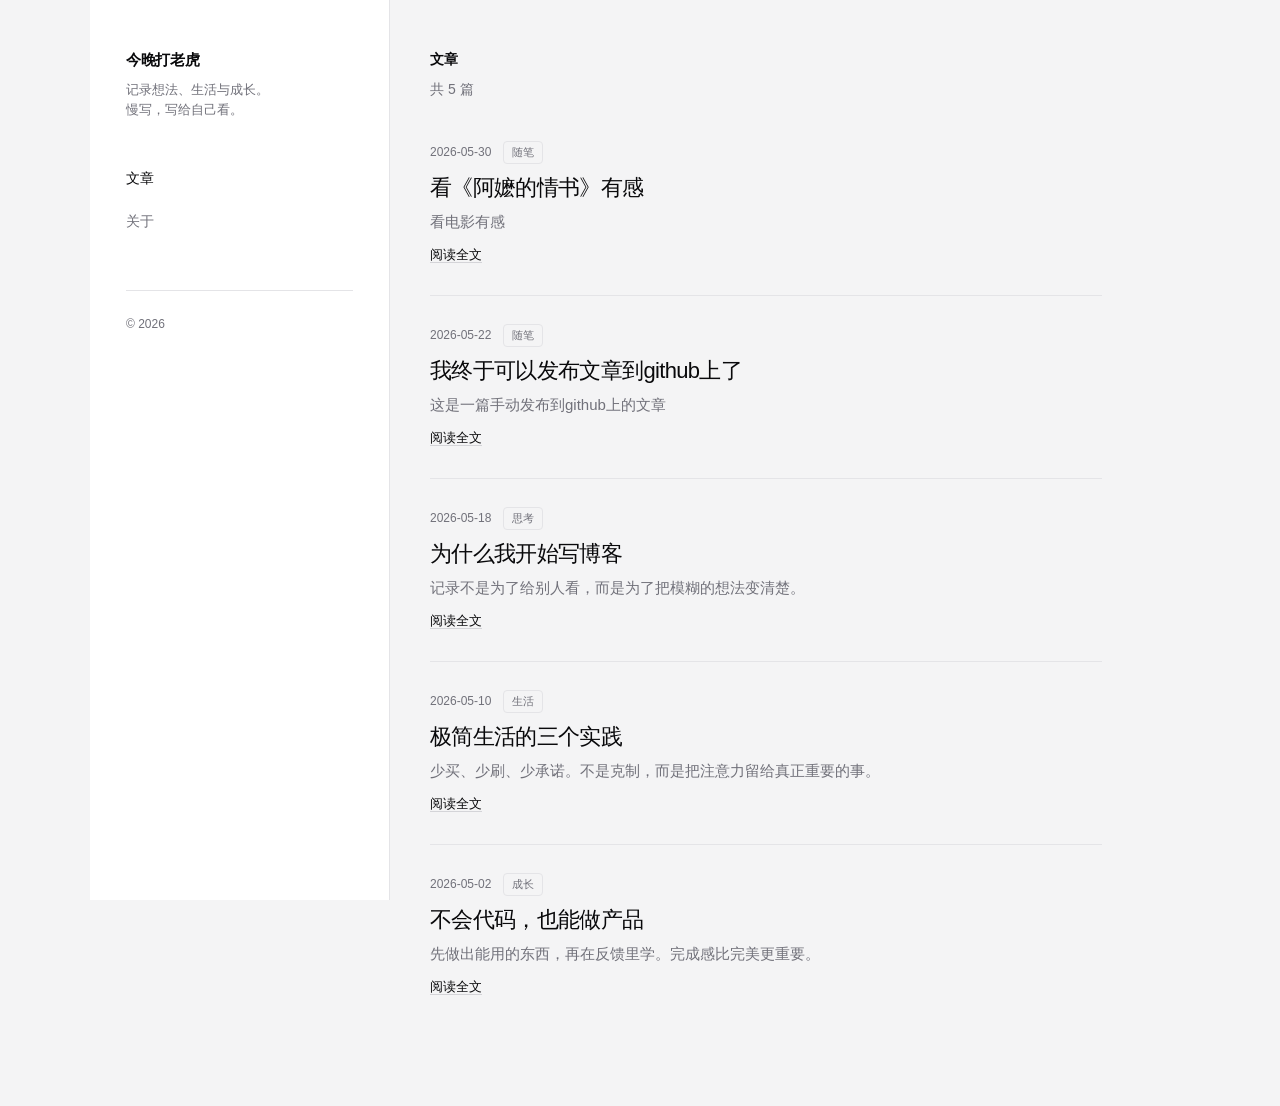
<file: index.html>
<!DOCTYPE html>
<html lang="zh-CN">
<head>
  <meta charset="UTF-8">
  <meta name="viewport" content="width=device-width, initial-scale=1.0">
  <title>个人博客</title>
  <link rel="stylesheet" href="./styles.css">
</head>
<body>
  <div class="app">
    <aside class="sidebar">
      <h1 class="site-name">今晚打老虎</h1>
      <p class="site-desc">记录想法、生活与成长。<br>慢写，写给自己看。</p>
      <nav class="nav">
        <a href="./index.html" class="active">文章</a>
        <a href="./about.html">关于</a>
      </nav>
      <p class="sidebar-foot">© 2026</p>
    </aside>

    <main class="main">
      <h2 class="page-title">文章</h2>
      <p class="page-intro">共 <span id="post-count">—</span> 篇</p>
      <ul id="post-list" class="post-list"></ul>
      <p id="load-error" class="empty" hidden>文章加载失败，请稍后刷新。</p>
    </main>
  </div>

  <script src="./blog-store.js"></script>
  <script>
    const list = document.getElementById("post-list");
    const count = document.getElementById("post-count");
    const loadError = document.getElementById("load-error");

    loadPosts()
      .then((posts) => {
        const sorted = sortPosts(posts);
        count.textContent = sorted.length;

        sorted.forEach((post) => {
          const item = document.createElement("li");
          item.className = "post-item";
          item.innerHTML = `
            <div class="post-meta">
              <time datetime="${post.date}">${post.date}</time>
              <span class="post-tag">${post.tag}</span>
            </div>
            <h2><a href="./article.html?slug=${post.slug}">${post.title}</a></h2>
            <p class="post-excerpt">${post.excerpt}</p>
            <a class="read-link" href="./article.html?slug=${post.slug}">阅读全文</a>
          `;
          list.appendChild(item);
        });
      })
      .catch(() => {
        loadError.hidden = false;
        count.textContent = "0";
      });
  </script>
</body>
</html>
</file>
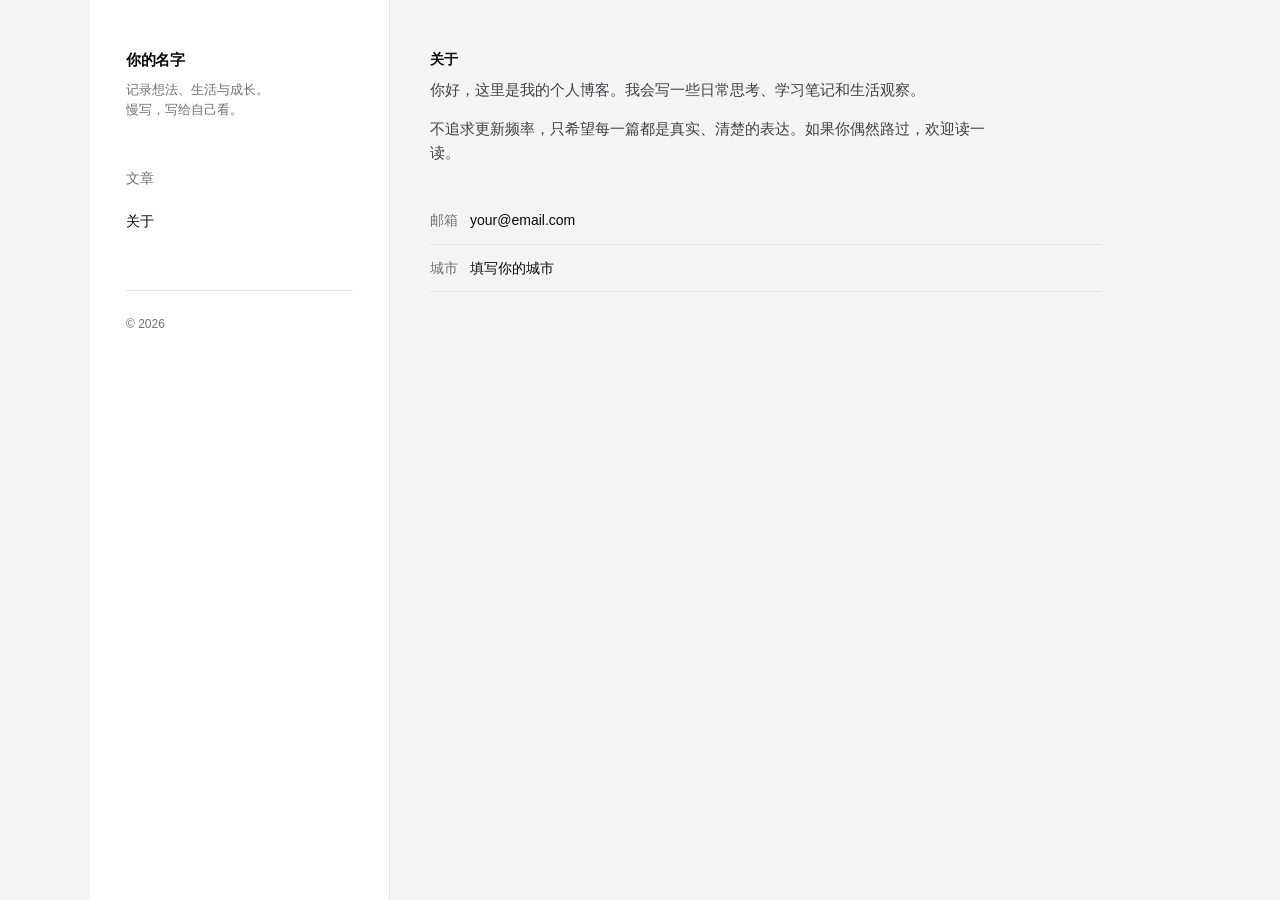
<file: about.html>
<!DOCTYPE html>
<html lang="zh-CN">
<head>
  <meta charset="UTF-8">
  <meta name="viewport" content="width=device-width, initial-scale=1.0">
  <title>关于 · 个人博客</title>
  <link rel="stylesheet" href="./styles.css">
</head>
<body>
  <div class="app">
    <aside class="sidebar">
      <h1 class="site-name">你的名字</h1>
      <p class="site-desc">记录想法、生活与成长。<br>慢写，写给自己看。</p>
      <nav class="nav">
        <a href="./index.html">文章</a>
        <a href="./about.html" class="active">关于</a>
      </nav>
      <p class="sidebar-foot">© 2026</p>
    </aside>

    <main class="main">
      <h2 class="page-title">关于</h2>
      <div class="about-block">
        <p>你好，这里是我的个人博客。我会写一些日常思考、学习笔记和生活观察。</p>
        <p>不追求更新频率，只希望每一篇都是真实、清楚的表达。如果你偶然路过，欢迎读一读。</p>
      </div>
      <ul class="contact-list">
        <li><span>邮箱</span>your@email.com</li>
        <li><span>城市</span>填写你的城市</li>
      </ul>
    </main>
  </div>
</body>
</html>
</file>
<file: styles.css>
:root {
  --bg: #f4f4f5;
  --surface: #ffffff;
  --text: #09090b;
  --muted: #71717a;
  --line: #e4e4e7;
  --line-strong: #d4d4d8;
  --radius: 10px;
  --content: 42rem;
  font-family:
    "SF Pro Display",
    "SF Pro Text",
    -apple-system,
    BlinkMacSystemFont,
    "Segoe UI",
    "PingFang SC",
    "Hiragino Sans GB",
    sans-serif;
  font-feature-settings: "tnum" 1;
  -webkit-font-smoothing: antialiased;
}

*,
*::before,
*::after {
  box-sizing: border-box;
}

body {
  margin: 0;
  min-height: 100vh;
  background: var(--bg);
  color: var(--text);
  line-height: 1.6;
}

a {
  color: inherit;
  text-decoration: none;
}

.app {
  display: grid;
  grid-template-columns: minmax(260px, 300px) minmax(0, 1fr);
  min-height: 100vh;
  max-width: 1100px;
  margin: 0 auto;
}

.sidebar {
  padding: 48px 36px;
  border-right: 1px solid var(--line);
  background: var(--surface);
  position: sticky;
  top: 0;
  align-self: start;
  min-height: 100vh;
}

.site-name {
  margin: 0;
  font-size: 15px;
  font-weight: 600;
  letter-spacing: -0.02em;
}

.site-desc {
  margin: 8px 0 0;
  font-size: 13px;
  color: var(--muted);
  line-height: 1.5;
}

.nav {
  margin-top: 40px;
  display: flex;
  flex-direction: column;
  gap: 4px;
}

.nav a {
  padding: 8px 0;
  font-size: 14px;
  color: var(--muted);
  border-bottom: 1px solid transparent;
  transition: color 0.15s;
}

.nav a:hover,
.nav a.active {
  color: var(--text);
}

.nav a.active {
  font-weight: 500;
}

.sidebar-foot {
  margin-top: 48px;
  padding-top: 24px;
  border-top: 1px solid var(--line);
  font-size: 12px;
  color: var(--muted);
}

.main {
  padding: 48px 40px 80px;
  max-width: calc(var(--content) + 80px);
}

.page-title {
  margin: 0 0 8px;
  font-size: 14px;
  font-weight: 600;
  letter-spacing: -0.01em;
}

.page-intro {
  margin: 0 0 40px;
  font-size: 14px;
  color: var(--muted);
}

.post-list {
  list-style: none;
  margin: 0;
  padding: 0;
}

.post-item {
  padding: 28px 0;
  border-bottom: 1px solid var(--line);
}

.post-item:first-child {
  padding-top: 0;
}

.post-item:last-child {
  border-bottom: none;
}

.post-meta {
  display: flex;
  align-items: center;
  gap: 12px;
  font-size: 12px;
  color: var(--muted);
}

.post-tag {
  padding: 2px 8px;
  border: 1px solid var(--line);
  border-radius: 4px;
  font-size: 11px;
}

.post-item h2 {
  margin: 10px 0 8px;
  font-size: 22px;
  font-weight: 500;
  letter-spacing: -0.03em;
  line-height: 1.25;
}

.post-item h2 a:hover {
  text-decoration: underline;
  text-underline-offset: 4px;
}

.post-excerpt {
  margin: 0;
  font-size: 15px;
  color: var(--muted);
  line-height: 1.55;
}

.read-link {
  display: inline-block;
  margin-top: 12px;
  font-size: 13px;
  color: var(--text);
  text-decoration: underline;
  text-underline-offset: 3px;
  text-decoration-color: var(--line-strong);
}

.read-link:hover {
  text-decoration-color: var(--text);
}

.article-header {
  margin-bottom: 32px;
  padding-bottom: 24px;
  border-bottom: 1px solid var(--line);
}

.article-header h1 {
  margin: 12px 0 0;
  font-size: clamp(1.75rem, 4vw, 2.25rem);
  font-weight: 500;
  letter-spacing: -0.04em;
  line-height: 1.2;
}

.article-body {
  font-size: 16px;
  line-height: 1.75;
  color: #27272a;
}

.article-body p {
  margin: 0 0 1.25em;
}

.article-body p:last-child {
  margin-bottom: 0;
}

.article-body strong {
  color: var(--text);
  font-weight: 600;
}

.article-body h1,
.article-body h2,
.article-body h3 {
  margin: 1.6em 0 0.6em;
  font-weight: 600;
  letter-spacing: -0.02em;
  line-height: 1.3;
  color: var(--text);
}

.article-body h1 { font-size: 1.75rem; }
.article-body h2 { font-size: 1.35rem; }
.article-body h3 { font-size: 1.15rem; }

.article-body ul,
.article-body ol {
  margin: 0 0 1.25em;
  padding-left: 1.4em;
}

.article-body li {
  margin: 0.35em 0;
}

.article-body blockquote {
  margin: 0 0 1.25em;
  padding: 0.5em 0 0.5em 1em;
  border-left: 3px solid var(--line-strong);
  color: var(--muted);
}

.article-body code {
  font-size: 0.9em;
  padding: 0.15em 0.4em;
  background: var(--bg);
  border-radius: 4px;
  font-family: ui-monospace, "SF Mono", Menlo, monospace;
}

.article-body pre {
  margin: 0 0 1.25em;
  padding: 14px 16px;
  background: #18181b;
  color: #f4f4f5;
  border-radius: 8px;
  overflow-x: auto;
  font-size: 13px;
  line-height: 1.5;
}

.article-body pre code {
  padding: 0;
  background: none;
  color: inherit;
}

.article-body a {
  color: var(--text);
  text-decoration: underline;
  text-underline-offset: 3px;
}

.article-body hr {
  border: none;
  border-top: 1px solid var(--line);
  margin: 2em 0;
}

.article-body img {
  max-width: 100%;
  height: auto;
  border-radius: 8px;
  margin: 1em 0;
}

.back-link {
  display: inline-block;
  margin-bottom: 24px;
  font-size: 13px;
  color: var(--muted);
}

.back-link:hover {
  color: var(--text);
}

.about-block p {
  margin: 0 0 1em;
  font-size: 15px;
  color: #3f3f46;
  max-width: 36rem;
}

.about-block p:last-child {
  margin-bottom: 0;
}

.contact-list {
  margin: 32px 0 0;
  padding: 0;
  list-style: none;
}

.contact-list li {
  padding: 12px 0;
  border-bottom: 1px solid var(--line);
  font-size: 14px;
}

.contact-list span {
  color: var(--muted);
  margin-right: 12px;
}

.empty {
  color: var(--muted);
  font-size: 14px;
}

@media (max-width: 760px) {
  .app {
    grid-template-columns: 1fr;
  }

  .sidebar {
    position: static;
    min-height: auto;
    border-right: none;
    border-bottom: 1px solid var(--line);
    padding: 28px 24px;
  }

  .nav {
    flex-direction: row;
    flex-wrap: wrap;
    gap: 16px;
    margin-top: 24px;
  }

  .sidebar-foot {
    margin-top: 24px;
  }

  .main {
    padding: 28px 24px 48px;
  }
}
</file>
